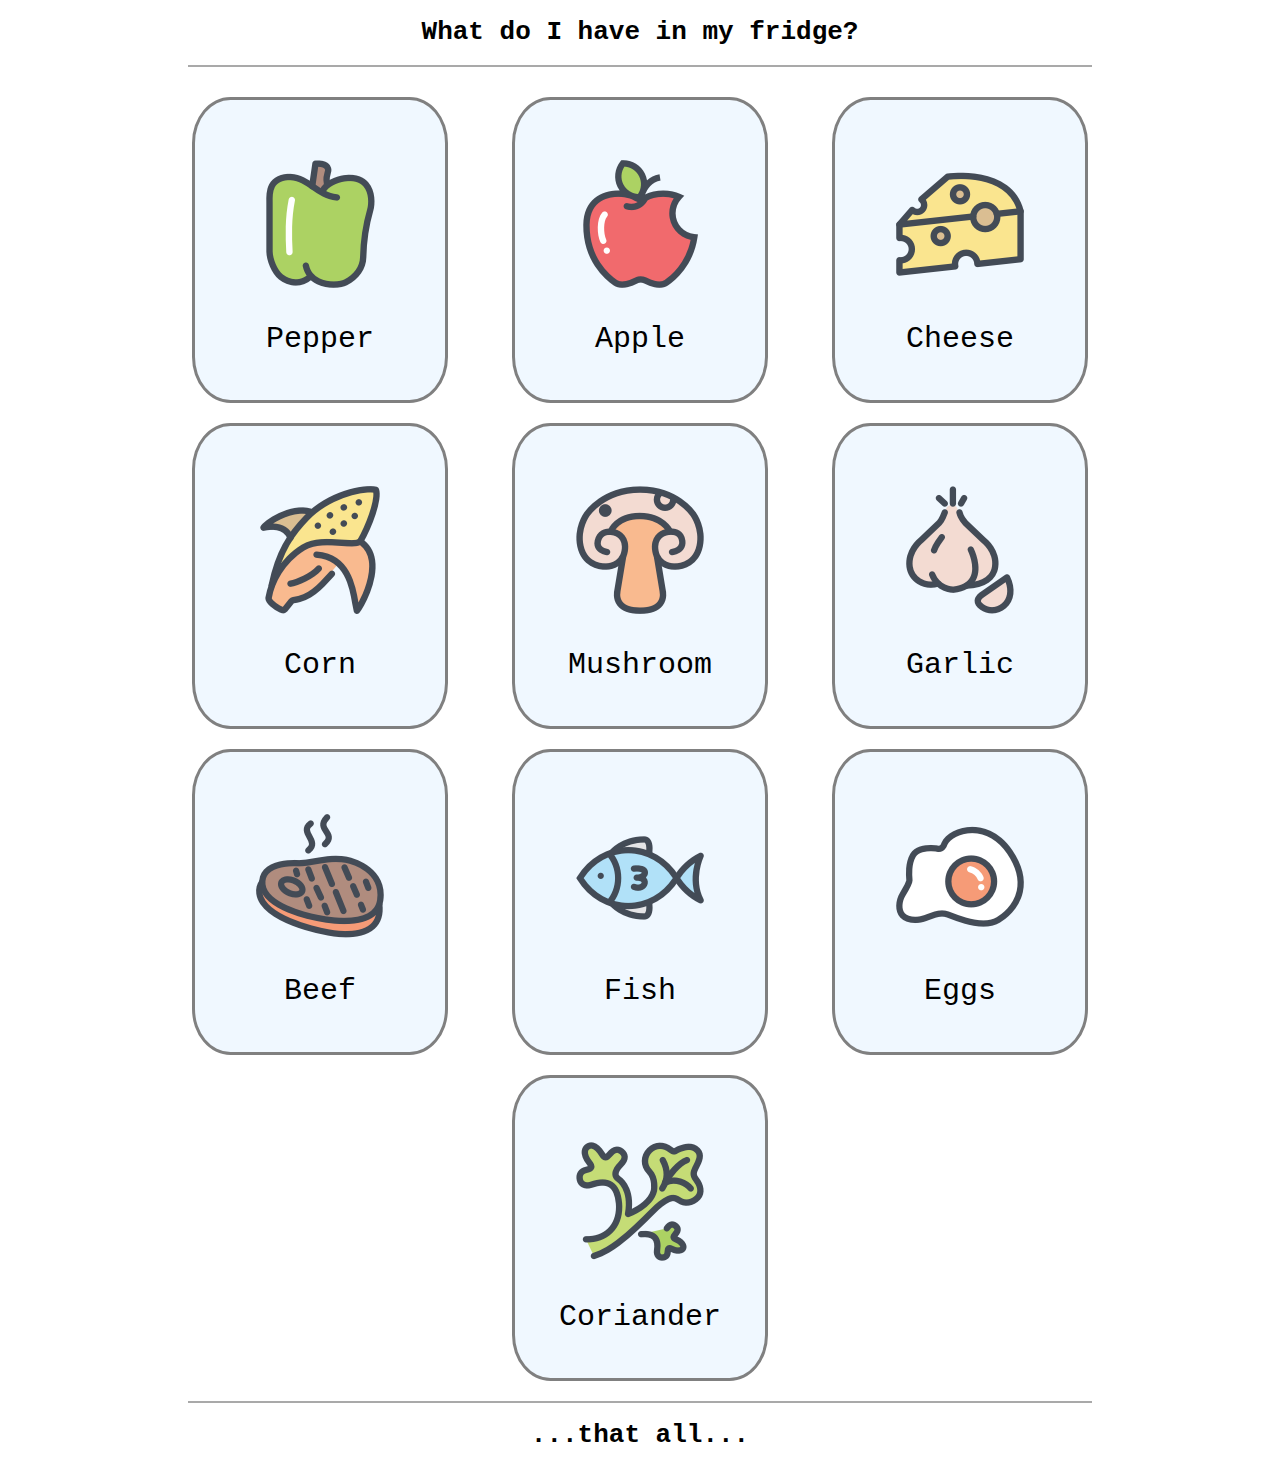
<file: HomeWork/Html/Task 1/index.html>
<!DOCTYPE html>
<html lang="en">
<head>
    <meta charset="UTF-8">
    <title>Document</title>
    <link rel="stylesheet" href="style.css">
</head>
<body>
    <h1>What do I have in my fridge?</h1>
    <hr>
    <div class="container">
    <div class="element"><img src="icons_hw_module_3/Food_C247-128.png" alt=""><p>Pepper</p></div>
    <div class="element"><img src="icons_hw_module_3/Food_C240-128.png" alt=""><p>Apple</p></div>
    <div class="element"><img src="icons_hw_module_3/Food_C217-128.png" alt=""><p>Cheese</p></div>
    <div class="element"><img src="icons_hw_module_3/Food_C245-128.png" alt=""><p>Corn</p></div>
    <div class="element"><img src="icons_hw_module_3/Food_C239-128.png" alt=""><p>Mushroom</p></div>
    <div class="element"><img src="icons_hw_module_3/Food_C238-128.png" alt=""><p>Garlic</p></div>
    <div class="element"><img src="icons_hw_module_3/Food_C225-128.png" alt=""><p>Beef</p></div>
    <div class="element"><img src="icons_hw_module_3/Food_C205-128.png" alt=""><p>Fish</p></div>
    <div class="element"><img src="icons_hw_module_3/Food_C203-128.png" alt=""><p>Eggs</p></div>
    <div class="element"><img src="icons_hw_module_3/Food_C235-128.png" alt=""><p>Coriander</p></div>
    </div>
    <hr>
    <h1>...that all...</h1>
</body>
</html>
</file>
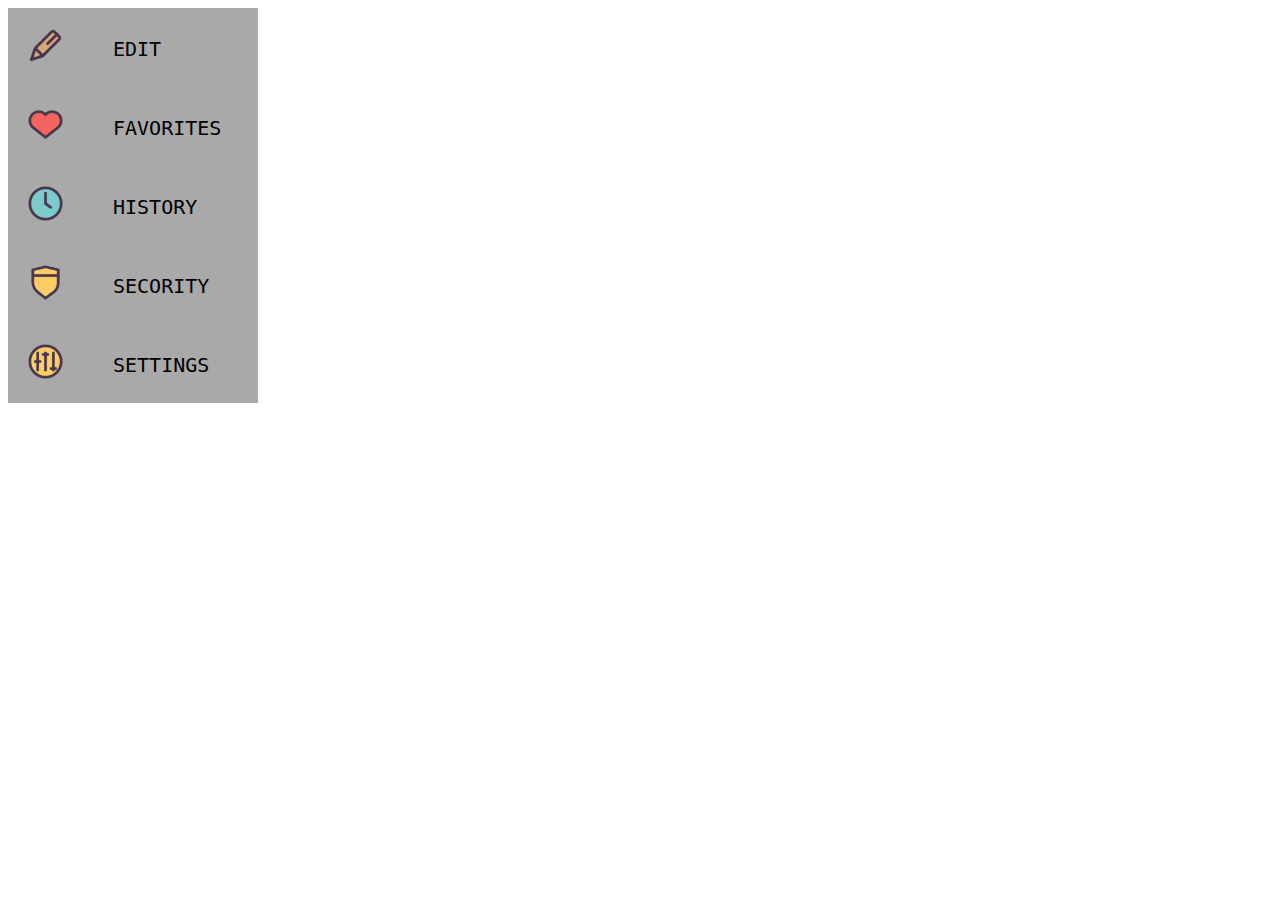
<file: HomeWork/Html/Task 2/index.html>
<!DOCTYPE html>
<html lang="en">
<head>
    <meta charset="UTF-8">
    <title>Document</title>
    <link rel="stylesheet" href="style.css">
</head>
<body>
    <div class="container">
        <div class="element"><img src="icons_hw_module_3/edit.png" alt=""><div class="text"><p>EDIT</p></div></div>
        <div class="element"><img src="icons_hw_module_3/favorites.png" alt="">
        <div class="text"><p>FAVORITES</p></div></div>
        <div class="element"><img src="icons_hw_module_3/history.png" alt=""><div class="text"><p>HISTORY</p></div></div>
        <div class="element"><img src="icons_hw_module_3/security.png" alt=""><div class="text"><p>SECORITY</p></div></div>
        <div class="element"><img src="icons_hw_module_3/settings.png" alt=""><div class="text"><p>SETTINGS</p></div></div>
    </div>
</body>
</html>
</file>
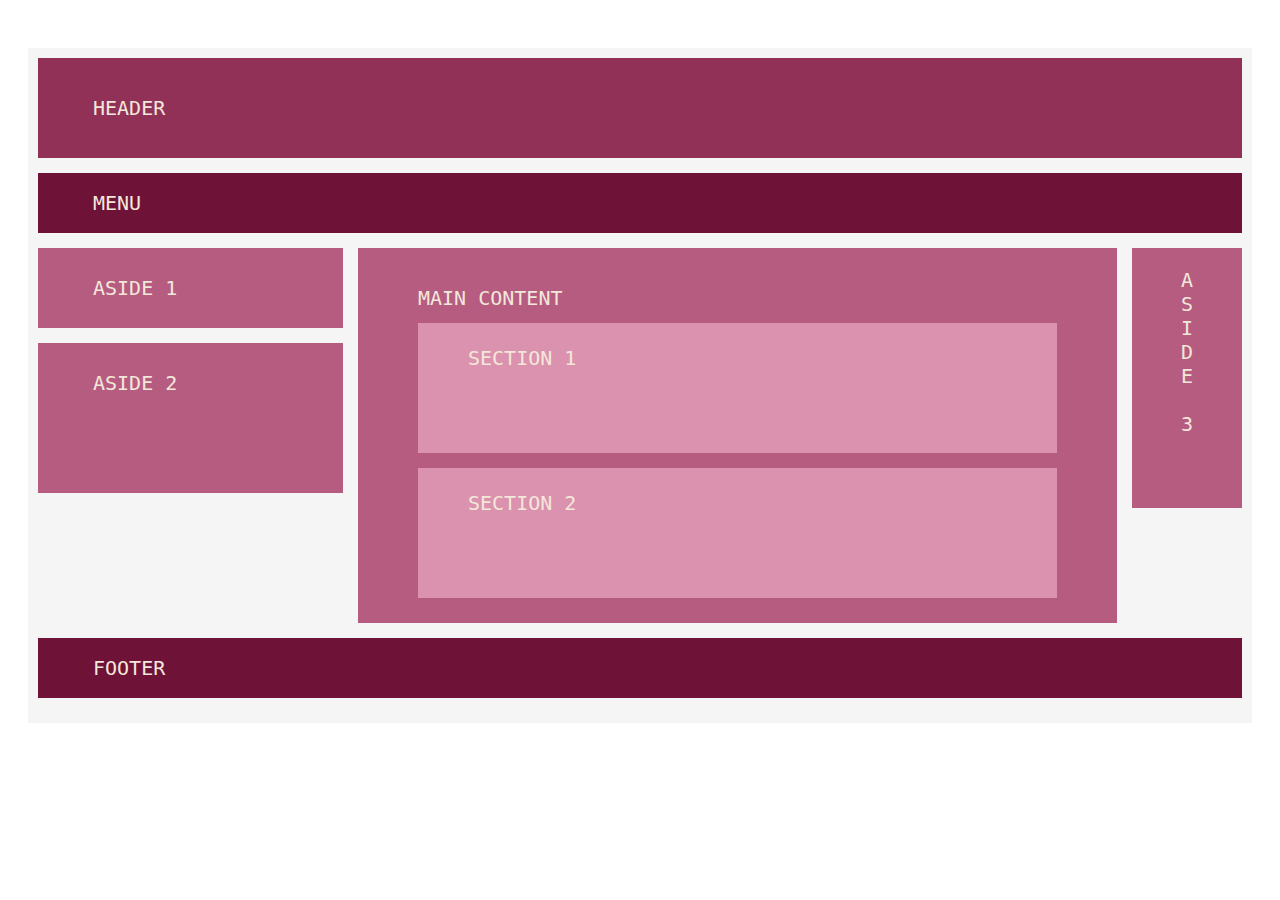
<file: HomeWork/Html/Task 3/index.html>
<!DOCTYPE html>
<html lang="en">
<head>
    <meta charset="UTF-8">
    <title>Document</title>
    <link rel="stylesheet" href="style.css">
</head>
<body>
    <div class="container">
        <div class="header">HEADER</div>
        <div class="menu">MENU</div>
        <div class="content">
            <div class="aside">
                <div class="asideL1">ASIDE 1</div>
                <div class="asideL2">ASIDE 2</div>
            </div>
            <div class="maincontent">
                <div class="maintext">MAIN CONTENT</div>
                <div class="section">SECTION 1</div>
                <div class="section">SECTION 2</div>
            </div>
            <div class="asideR">ASIDE 3</div>
        </div>
        <div class="footer">FOOTER</div>
    </div>
</body>
</html>
</file>
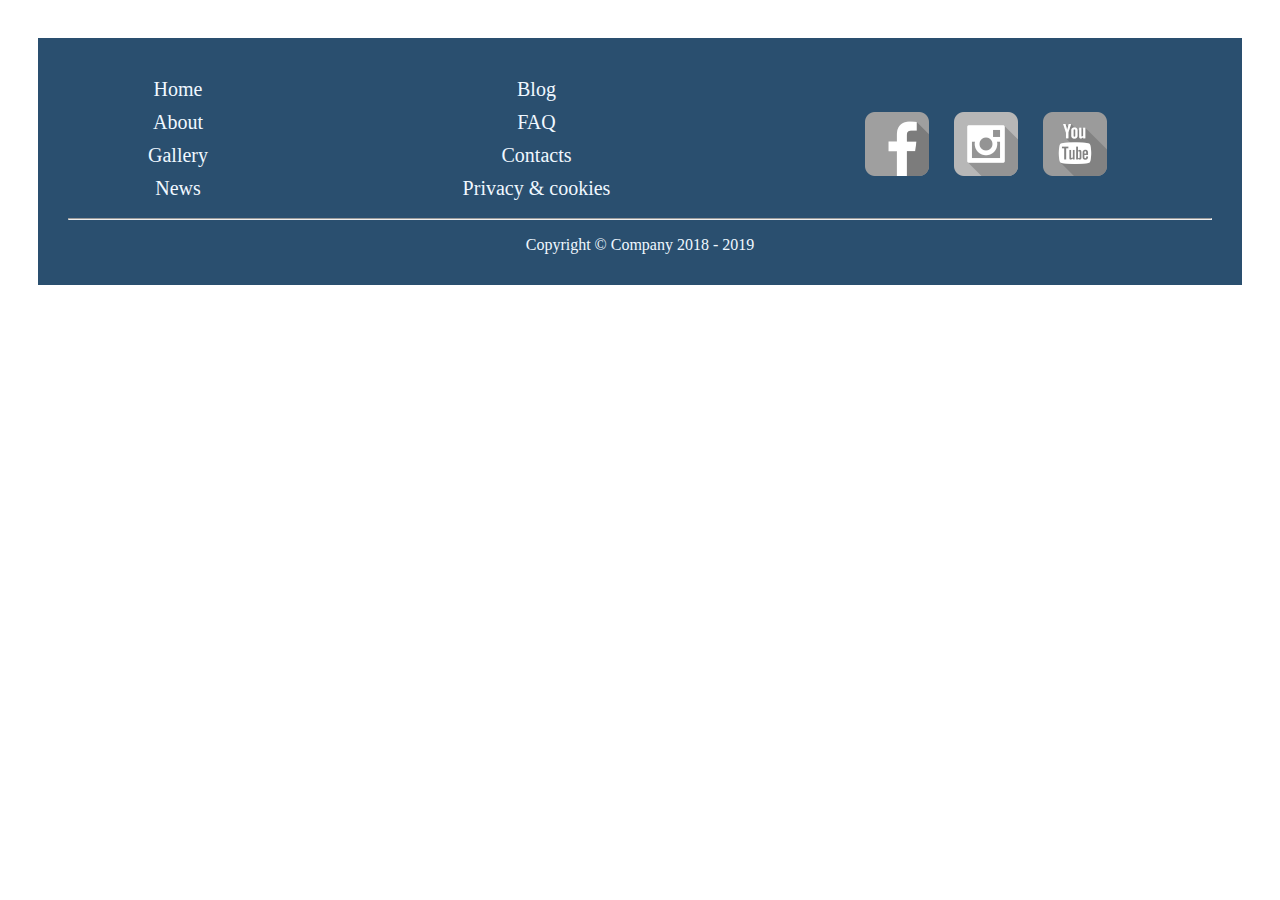
<file: HomeWork/Html/Task 4/index.html>
<!DOCTYPE html>
<html lang="en">
<head>
    <meta charset="UTF-8">
    <title>Document</title>
    <link rel="stylesheet" href="style.css">
</head>
<body>
    <div class="container">
       <div class="link">
        <div class="first">
            <div class="element">Home</div>
            <div class="element">About</div>
            <div class="element">Gallery</div>
            <div class="element">News</div>
        </div>
        <div class="second">
            <div class="element">Blog</div>
            <div class="element">FAQ</div>
            <div class="element">Contacts</div>
            <div class="element">Privacy & cookies</div>
        </div>
        <div class="third">
            <div id="fb" class="img"></div>
            <div id="inst" class="img"></div>
            <div id="yout" class="img"></div>
        </div>
        </div>
        <hr>
        <p>Copyright © Company 2018 - 2019</p>
    </div>
</body>
</html>
</file>
<file: HomeWork/Html/Task 1/style.css>
body {
    width: auto;
    height: auto;
    text-align: center;
}

.element {
    border: 3px solid gray;
    width: 250px;
    height: 300px;
    display: inline-block;
    margin: 0px 30px 20px 30px;
    border-radius: 15%;
    background-color: aliceblue;
}

h1 {
    font-family:monospace;
}

.container {
    margin: 30px 10px 0px 10px;
    height: auto;
}

.element img {
    margin-top: 60px;
}

.element p {
    text-align: center;
    margin-top: 30px;
    font-size: 30px;
    font-family: monospace;
    font-style:initial;
}

hr {
    height: 2px;
    background-color:darkgray;
    border: none;
    margin: 0px 180px 0px 180px;
}
</file>
<file: HomeWork/Html/Task 2/style.css>
.container {
    width: 250px;
}

.element img {
    width: 75px;
    height: 75px;
}

.element{
    height: auto;
    background-color:darkgrey;
}

.text {
    display: inline-block;
    position:absolute;
}

.element:hover{
    cursor: pointer;
    background-color:gray;
}

.text p {
    margin: 29px 0px 0px 30px;
    font-family:monospace;
    font-style:initial;
    font-size: 20px;
}
</file>
<file: HomeWork/Html/Task 3/style.css>
body {
    height: 800px;
    padding: 40px 20px 30px 20px;
    font-family: monospace;
    font-size: 20px;
    line-height: 1.5;
    color: rgba(243,231,218,255);
}

.container {
    padding: 10px;
    height: auto;
    background-color: rgba(245,245,245,255);
}

.header {
    width: auto;
    background-color: rgba(146,49,88,255);
    padding: 35px 35px 35px 55px;
    text-align: left;
    margin: auto auto 15px auto;
}

.menu {
    width: auto;
    background-color: rgba(110,18,55,255);
    padding: 15px 15px 15px 55px;
    text-align: left;
    margin: auto auto 15px auto;
}

.aside {
    width: 305px;
    margin-right: 15px;
    float: left;
}

.asideL1 {
    width: 250px;
    background-color: rgba(182,92,129,255);
    margin: 0 0 15px 0;
    padding: 25px 0 25px 55px;
    text-align: left;
}

.asideL2 {
    width: 250px;
    background-color: rgba(182,92,129,255);
    margin: 0 0 15px 0;
    padding: 25px 0 95px 55px;
    text-align: left;
}

.content {
    margin: auto auto 15px auto;
    display: flex;
}

.maincontent {
    width: 1400px;
    height: 375px;
    margin-right: 15px;
    background-color: rgba(182,92,129,255);
}

.maintext {
    padding: 35px 0 10px 60px;
}

.section {
    margin: 0 60px 15px;
    padding: 20px 0 80px 50px;
    background-color: rgba(219,146,174,255);
}

.asideR {
    float: right;
    background-color: rgba(182,92,129,255);
    height: 230px;
    padding: 20px 40px 10px;
    writing-mode: vertical-lr;
    text-orientation: upright;
}

.footer {
    width: auto;
    background-color: rgba(110,18,55,255);
    padding: 15px 15px 15px 55px;
    text-align: left;
    margin: auto auto 15px auto;
}
</file>
<file: HomeWork/Html/Task 4/style.css>
body {
    padding: 20px;
    color: aliceblue;
}

.container {
    background-color: rgba(42,79,111,255);
    padding: 40px 30px 15px 30px;
    text-align: center;
    margin: 10px;
}

.link {
    display: flex;
    flex-flow: row nowrap;
    align-items: center;
    align-content: center;
    justify-content: space-between;
    padding: 0px 80px 0px 80px;
}
.element {
    margin-bottom: 10px;
    font-size: 20px;
}

.img {
    float: left;
    margin-right: 25px;
    width: 64px;
    height: 64px;
}

.element:hover {
    text-decoration: underline;
    cursor: pointer;
}

#fb {
    background: url(icons_hw_module_3/fb_gray.png);
    display: block;
}

#inst {
    background: url(icons_hw_module_3/insta_gray.png);
    display: block;
}

#yout {
    background: url(icons_hw_module_3/youtube_gray.png);
    display: block;
}

#fb:hover {
    background: url(icons_hw_module_3/fb.png);
    cursor: pointer;
}

#inst:hover {
    background: url(icons_hw_module_3/insta.png);
    cursor: pointer;
}

#yout:hover {
    background: url(icons_hw_module_3/youtube.png);
    cursor: pointer;
}
</file>
